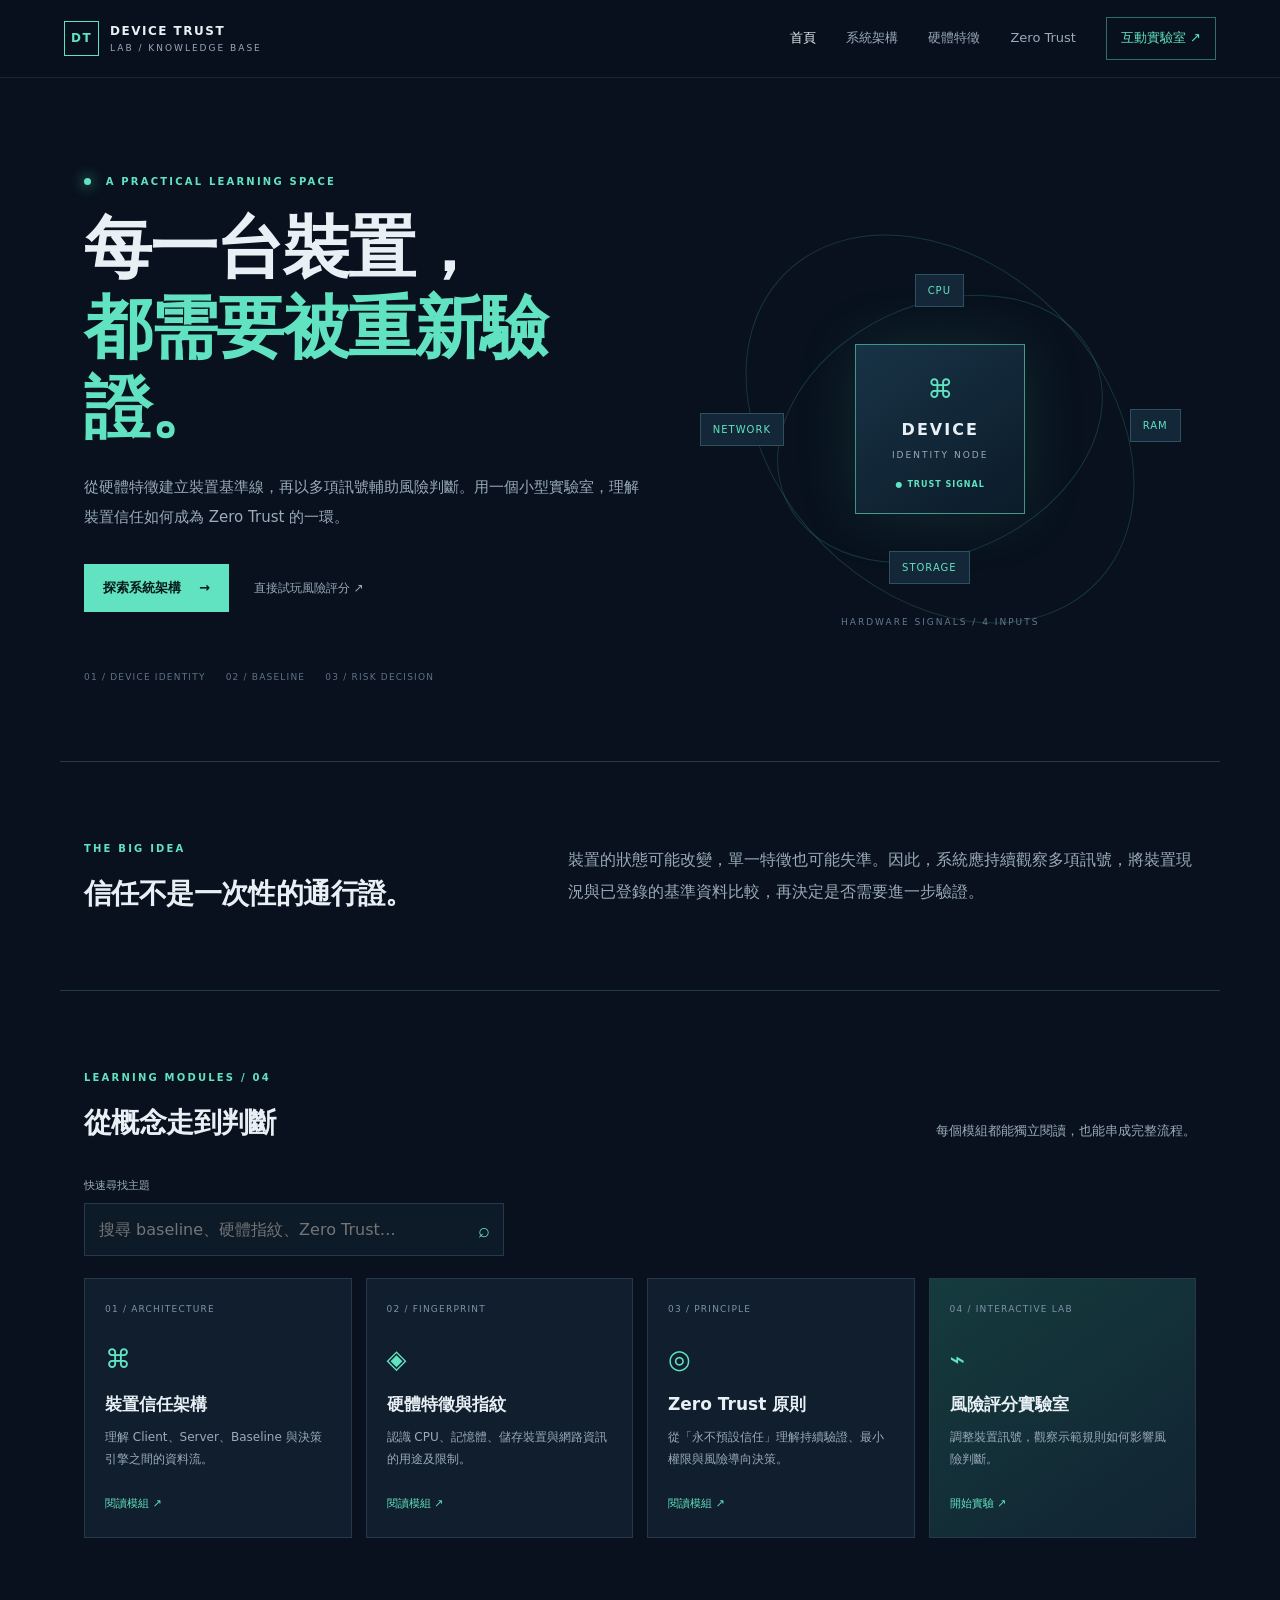
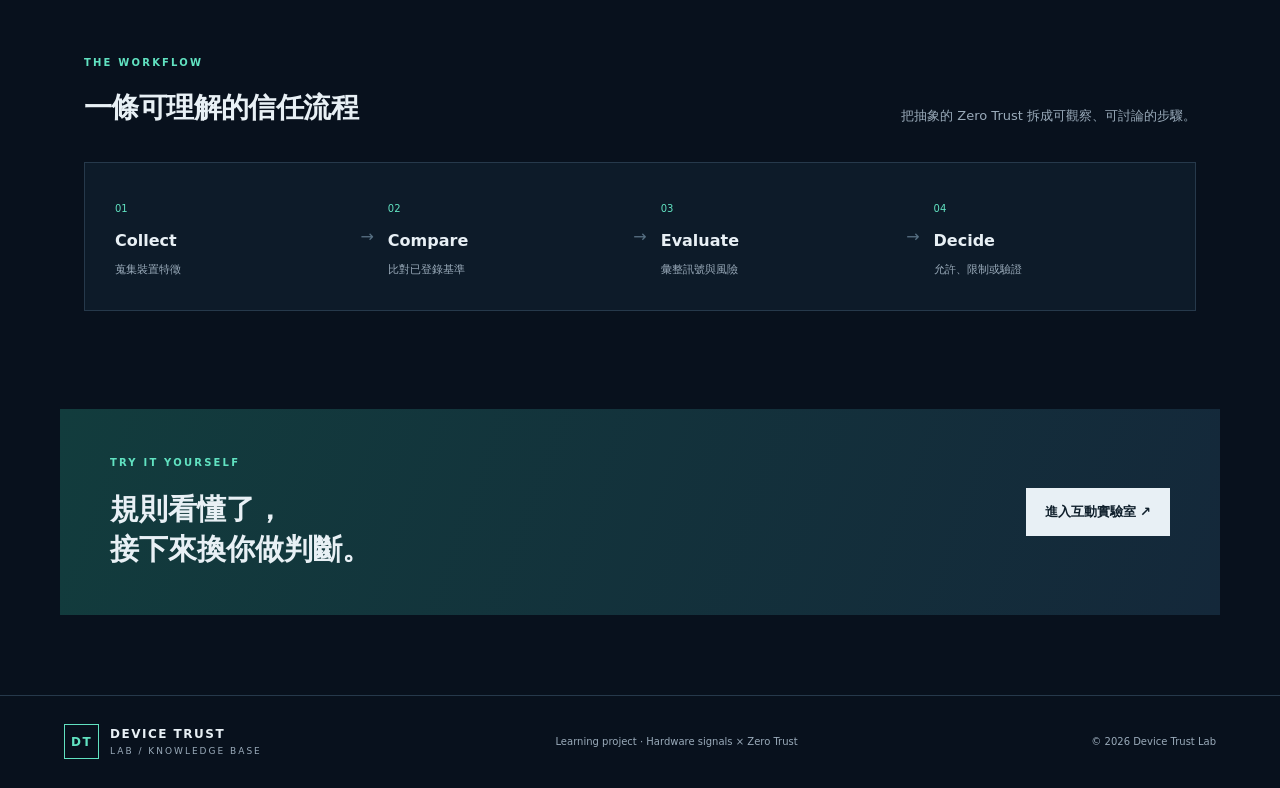
<file: index.html>
<!DOCTYPE html>
<html lang="zh-Hant">
<head>
  <meta charset="UTF-8">
  <meta name="viewport" content="width=device-width, initial-scale=1.0">
  <meta name="description" content="Device Trust Lab：從硬體特徵、裝置基準線到 Zero Trust 的互動式學習網站。">
  <title>Device Trust Lab｜硬體裝置信任實驗室</title>
  <link rel="stylesheet" href="assets/css/style.css">
  <script src="assets/js/app.js" defer></script>
</head>
<body>
  <header class="site-header">
    <a class="brand" href="index.html"><span class="brand-mark">DT</span><span>DEVICE TRUST <small>LAB / KNOWLEDGE BASE</small></span></a>
    <button class="menu-toggle" aria-label="切換導覽選單" aria-expanded="false">☰</button>
    <nav class="main-nav" aria-label="主要導覽">
      <a class="active" href="index.html">首頁</a>
      <a href="pages/architecture.html">系統架構</a>
      <a href="pages/fingerprinting.html">硬體特徵</a>
      <a href="pages/zero-trust.html">Zero Trust</a>
      <a href="pages/risk-lab.html" class="nav-cta">互動實驗室 ↗</a>
    </nav>
  </header>

  <main>
    <section class="hero">
      <div class="hero-copy">
        <p class="eyebrow"><span class="pulse"></span> A PRACTICAL LEARNING SPACE</p>
        <h1>每一台裝置，<br><em>都需要被重新驗證。</em></h1>
        <p class="hero-lead">從硬體特徵建立裝置基準線，再以多項訊號輔助風險判斷。用一個小型實驗室，理解裝置信任如何成為 Zero Trust 的一環。</p>
        <div class="hero-actions">
          <a class="button button-primary" href="pages/architecture.html">探索系統架構 <span>→</span></a>
          <a class="text-link" href="pages/risk-lab.html">直接試玩風險評分 ↗</a>
        </div>
        <div class="hero-meta"><span>01 / DEVICE IDENTITY</span><span>02 / BASELINE</span><span>03 / RISK DECISION</span></div>
      </div>
      <div class="hero-visual" aria-label="裝置信任概念示意圖">
        <div class="orbit orbit-one"></div><div class="orbit orbit-two"></div>
        <div class="core-chip"><span class="chip-icon">⌘</span><strong>DEVICE</strong><small>IDENTITY NODE</small><b>● TRUST SIGNAL</b></div>
        <span class="node node-a">CPU</span><span class="node node-b">RAM</span><span class="node node-c">STORAGE</span><span class="node node-d">NETWORK</span>
        <div class="visual-caption">HARDWARE SIGNALS / 4 INPUTS</div>
      </div>
    </section>

    <section class="section intro-strip">
      <div><p class="eyebrow">THE BIG IDEA</p><h2>信任不是一次性的通行證。</h2></div>
      <p>裝置的狀態可能改變，單一特徵也可能失準。因此，系統應持續觀察多項訊號，將裝置現況與已登錄的基準資料比較，再決定是否需要進一步驗證。</p>
    </section>

    <section class="section">
      <div class="section-heading"><div><p class="eyebrow">LEARNING MODULES / 04</p><h2>從概念走到判斷</h2></div><p>每個模組都能獨立閱讀，也能串成完整流程。</p></div>
      <div class="search-wrap"><label for="module-search">快速尋找主題</label><input id="module-search" type="search" placeholder="搜尋 baseline、硬體指紋、Zero Trust…"><span class="search-hint">⌕</span></div>
      <div class="module-grid" id="module-grid">
        <a class="module-card" data-search="architecture 系統架構 資料流程 client server baseline" href="pages/architecture.html"><span class="card-index">01 / ARCHITECTURE</span><span class="card-icon">⌘</span><h3>裝置信任架構</h3><p>理解 Client、Server、Baseline 與決策引擎之間的資料流。</p><span class="card-link">閱讀模組 ↗</span></a>
        <a class="module-card" data-search="fingerprinting 硬體特徵 指紋 cpu ram storage network" href="pages/fingerprinting.html"><span class="card-index">02 / FINGERPRINT</span><span class="card-icon">◈</span><h3>硬體特徵與指紋</h3><p>認識 CPU、記憶體、儲存裝置與網路資訊的用途及限制。</p><span class="card-link">閱讀模組 ↗</span></a>
        <a class="module-card" data-search="zero trust 零信任 verify least privilege continuous" href="pages/zero-trust.html"><span class="card-index">03 / PRINCIPLE</span><span class="card-icon">◎</span><h3>Zero Trust 原則</h3><p>從「永不預設信任」理解持續驗證、最小權限與風險導向決策。</p><span class="card-link">閱讀模組 ↗</span></a>
        <a class="module-card featured-card" data-search="risk lab score scoring decision engine 評分 風險" href="pages/risk-lab.html"><span class="card-index">04 / INTERACTIVE LAB</span><span class="card-icon">⌁</span><h3>風險評分實驗室</h3><p>調整裝置訊號，觀察示範規則如何影響風險判斷。</p><span class="card-link">開始實驗 ↗</span></a>
      </div>
      <p class="no-results" id="no-results" hidden>找不到符合的主題，試試其他關鍵字。</p>
    </section>

    <section class="section workflow-section">
      <div class="section-heading"><div><p class="eyebrow">THE WORKFLOW</p><h2>一條可理解的信任流程</h2></div><p>把抽象的 Zero Trust 拆成可觀察、可討論的步驟。</p></div>
      <div class="workflow">
        <div class="workflow-step"><span>01</span><strong>Collect</strong><p>蒐集裝置特徵</p></div><i>→</i>
        <div class="workflow-step"><span>02</span><strong>Compare</strong><p>比對已登錄基準</p></div><i>→</i>
        <div class="workflow-step"><span>03</span><strong>Evaluate</strong><p>彙整訊號與風險</p></div><i>→</i>
        <div class="workflow-step"><span>04</span><strong>Decide</strong><p>允許、限制或驗證</p></div>
      </div>
    </section>

    <section class="closing-banner"><div><p class="eyebrow">TRY IT YOURSELF</p><h2>規則看懂了，<br>接下來換你做判斷。</h2></div><a class="button button-light" href="pages/risk-lab.html">進入互動實驗室 ↗</a></section>
  </main>

  <footer class="site-footer"><a class="brand" href="index.html"><span class="brand-mark">DT</span><span>DEVICE TRUST <small>LAB / KNOWLEDGE BASE</small></span></a><p>Learning project · Hardware signals × Zero Trust</p><span>© 2026 Device Trust Lab</span></footer>
</body>
</html>
</file>
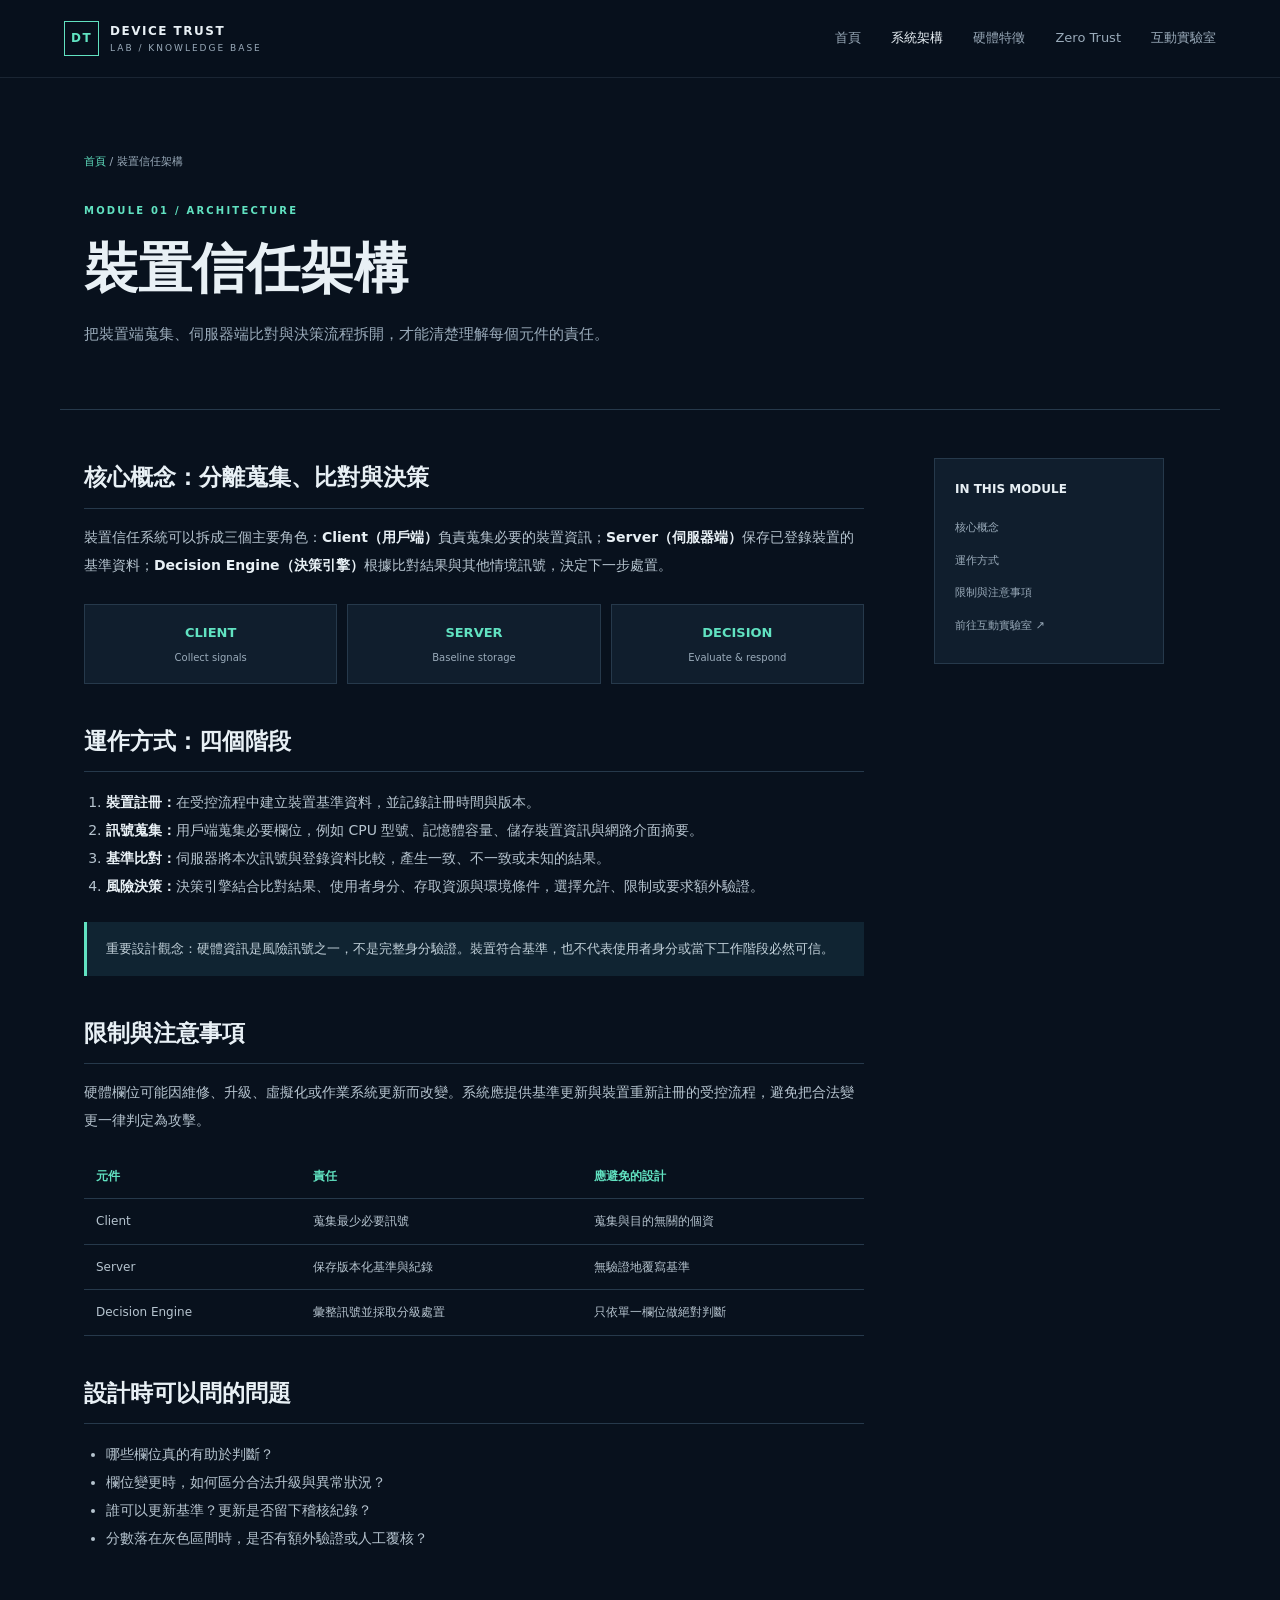
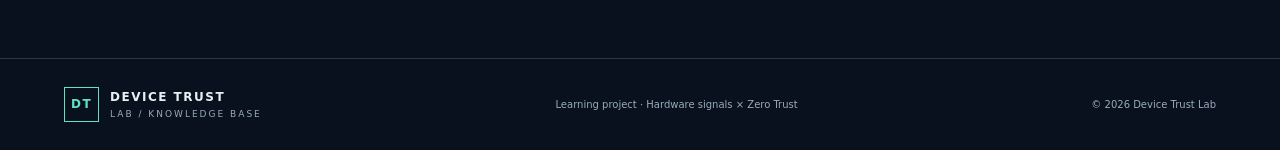
<file: pages/architecture.html>
<!DOCTYPE html>
<html lang="zh-Hant">
<head><meta charset="UTF-8"><meta name="viewport" content="width=device-width, initial-scale=1.0"><meta name="description" content="裝置信任架構｜Device Trust Lab"><title>裝置信任架構｜Device Trust Lab</title><link rel="stylesheet" href="../assets/css/style.css"><script src="../assets/js/app.js" defer></script></head>
<body>
<header class="site-header"><a class="brand" href="../index.html"><span class="brand-mark">DT</span><span>DEVICE TRUST <small>LAB / KNOWLEDGE BASE</small></span></a><button class="menu-toggle" aria-label="切換導覽選單" aria-expanded="false">☰</button><nav class="main-nav" aria-label="主要導覽"><a class="" href="../index.html">首頁</a><a class="active" href="architecture.html">系統架構</a><a class="" href="fingerprinting.html">硬體特徵</a><a class="" href="zero-trust.html">Zero Trust</a><a class="" href="risk-lab.html">互動實驗室</a></nav></header>
<main><section class="page-hero"><div class="breadcrumb"><a href="../index.html">首頁</a> / 裝置信任架構</div><p class="eyebrow">MODULE 01 / ARCHITECTURE</p><h1>裝置信任架構</h1><p class="lead">把裝置端蒐集、伺服器端比對與決策流程拆開，才能清楚理解每個元件的責任。</p></section>
<section class="page-content"><article class="article"><h2 id="concept">核心概念：分離蒐集、比對與決策</h2>
<p>裝置信任系統可以拆成三個主要角色：<strong>Client（用戶端）</strong>負責蒐集必要的裝置資訊；<strong>Server（伺服器端）</strong>保存已登錄裝置的基準資料；<strong>Decision Engine（決策引擎）</strong>根據比對結果與其他情境訊號，決定下一步處置。</p>
<div class="diagram"><div><b>CLIENT</b><span>Collect signals</span></div><div><b>SERVER</b><span>Baseline storage</span></div><div><b>DECISION</b><span>Evaluate & respond</span></div></div>
<h2 id="workflow">運作方式：四個階段</h2>
<ol><li><strong>裝置註冊：</strong>在受控流程中建立裝置基準資料，並記錄註冊時間與版本。</li><li><strong>訊號蒐集：</strong>用戶端蒐集必要欄位，例如 CPU 型號、記憶體容量、儲存裝置資訊與網路介面摘要。</li><li><strong>基準比對：</strong>伺服器將本次訊號與登錄資料比較，產生一致、不一致或未知的結果。</li><li><strong>風險決策：</strong>決策引擎結合比對結果、使用者身分、存取資源與環境條件，選擇允許、限制或要求額外驗證。</li></ol>
<div class="callout">重要設計觀念：硬體資訊是風險訊號之一，不是完整身分驗證。裝置符合基準，也不代表使用者身分或當下工作階段必然可信。</div>
<h2 id="limitations">限制與注意事項</h2>
<p>硬體欄位可能因維修、升級、虛擬化或作業系統更新而改變。系統應提供基準更新與裝置重新註冊的受控流程，避免把合法變更一律判定為攻擊。</p>
<table class="data-table"><thead><tr><th>元件</th><th>責任</th><th>應避免的設計</th></tr></thead><tbody><tr><td>Client</td><td>蒐集最少必要訊號</td><td>蒐集與目的無關的個資</td></tr><tr><td>Server</td><td>保存版本化基準與紀錄</td><td>無驗證地覆寫基準</td></tr><tr><td>Decision Engine</td><td>彙整訊號並採取分級處置</td><td>只依單一欄位做絕對判斷</td></tr></tbody></table>
<h2>設計時可以問的問題</h2><ul><li>哪些欄位真的有助於判斷？</li><li>欄位變更時，如何區分合法升級與異常狀況？</li><li>誰可以更新基準？更新是否留下稽核紀錄？</li><li>分數落在灰色區間時，是否有額外驗證或人工覆核？</li></ul></article><aside class="side-note"><h3>IN THIS MODULE</h3><a href="#concept">核心概念</a><a href="#workflow">運作方式</a><a href="#limitations">限制與注意事項</a><a href="../pages/risk-lab.html">前往互動實驗室 ↗</a></aside></section></main>
<footer class="site-footer"><a class="brand" href="../index.html"><span class="brand-mark">DT</span><span>DEVICE TRUST <small>LAB / KNOWLEDGE BASE</small></span></a><p>Learning project · Hardware signals × Zero Trust</p><span>© 2026 Device Trust Lab</span></footer>
</body></html>
</file>
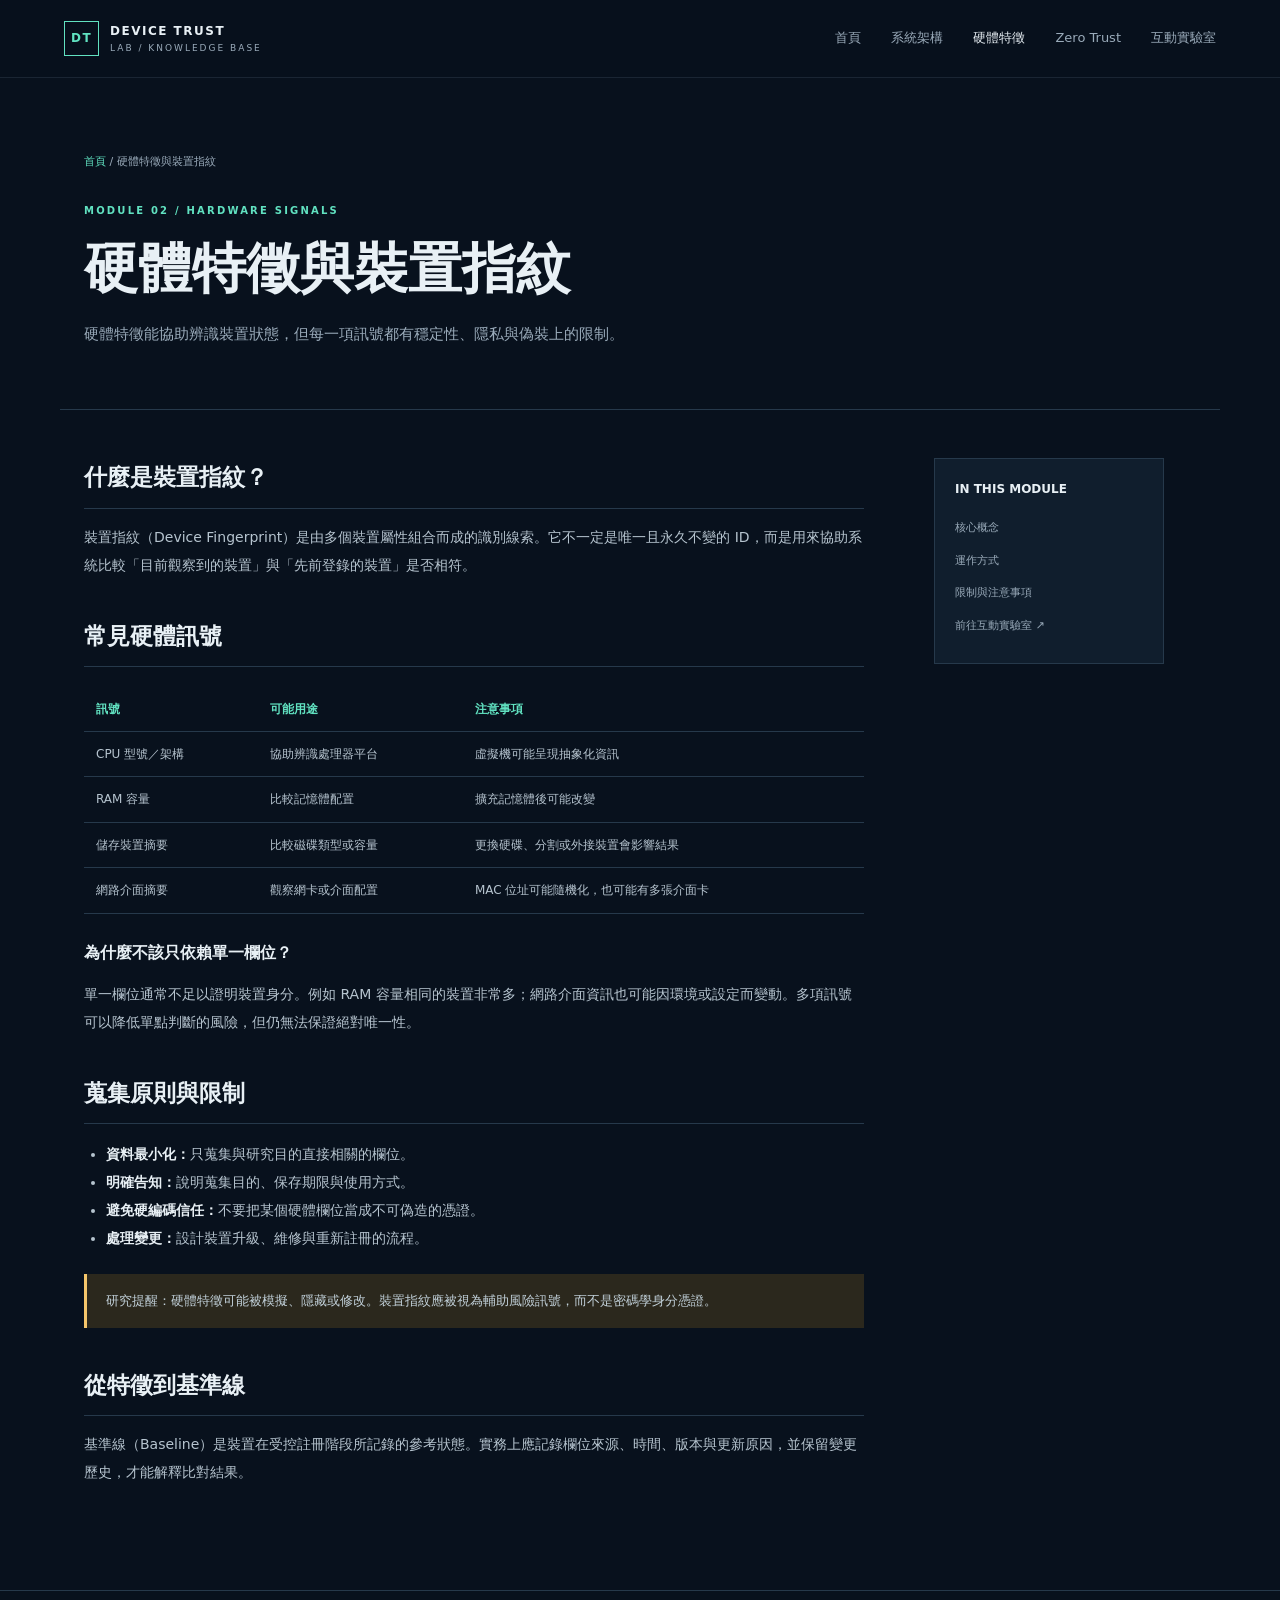
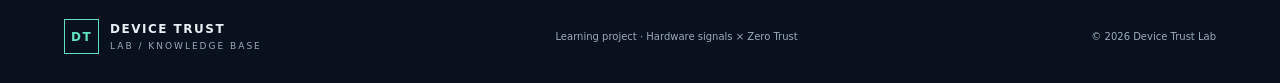
<file: pages/fingerprinting.html>
<!DOCTYPE html>
<html lang="zh-Hant">
<head><meta charset="UTF-8"><meta name="viewport" content="width=device-width, initial-scale=1.0"><meta name="description" content="硬體特徵與裝置指紋｜Device Trust Lab"><title>硬體特徵與裝置指紋｜Device Trust Lab</title><link rel="stylesheet" href="../assets/css/style.css"><script src="../assets/js/app.js" defer></script></head>
<body>
<header class="site-header"><a class="brand" href="../index.html"><span class="brand-mark">DT</span><span>DEVICE TRUST <small>LAB / KNOWLEDGE BASE</small></span></a><button class="menu-toggle" aria-label="切換導覽選單" aria-expanded="false">☰</button><nav class="main-nav" aria-label="主要導覽"><a class="" href="../index.html">首頁</a><a class="" href="architecture.html">系統架構</a><a class="active" href="fingerprinting.html">硬體特徵</a><a class="" href="zero-trust.html">Zero Trust</a><a class="" href="risk-lab.html">互動實驗室</a></nav></header>
<main><section class="page-hero"><div class="breadcrumb"><a href="../index.html">首頁</a> / 硬體特徵與裝置指紋</div><p class="eyebrow">MODULE 02 / HARDWARE SIGNALS</p><h1>硬體特徵與裝置指紋</h1><p class="lead">硬體特徵能協助辨識裝置狀態，但每一項訊號都有穩定性、隱私與偽裝上的限制。</p></section>
<section class="page-content"><article class="article"><h2 id="concept">什麼是裝置指紋？</h2>
<p>裝置指紋（Device Fingerprint）是由多個裝置屬性組合而成的識別線索。它不一定是唯一且永久不變的 ID，而是用來協助系統比較「目前觀察到的裝置」與「先前登錄的裝置」是否相符。</p>
<h2 id="workflow">常見硬體訊號</h2>
<table class="data-table"><thead><tr><th>訊號</th><th>可能用途</th><th>注意事項</th></tr></thead><tbody><tr><td>CPU 型號／架構</td><td>協助辨識處理器平台</td><td>虛擬機可能呈現抽象化資訊</td></tr><tr><td>RAM 容量</td><td>比較記憶體配置</td><td>擴充記憶體後可能改變</td></tr><tr><td>儲存裝置摘要</td><td>比較磁碟類型或容量</td><td>更換硬碟、分割或外接裝置會影響結果</td></tr><tr><td>網路介面摘要</td><td>觀察網卡或介面配置</td><td>MAC 位址可能隨機化，也可能有多張介面卡</td></tr></tbody></table>
<h3>為什麼不該只依賴單一欄位？</h3><p>單一欄位通常不足以證明裝置身分。例如 RAM 容量相同的裝置非常多；網路介面資訊也可能因環境或設定而變動。多項訊號可以降低單點判斷的風險，但仍無法保證絕對唯一性。</p>
<h2 id="limitations">蒐集原則與限制</h2>
<ul><li><strong>資料最小化：</strong>只蒐集與研究目的直接相關的欄位。</li><li><strong>明確告知：</strong>說明蒐集目的、保存期限與使用方式。</li><li><strong>避免硬編碼信任：</strong>不要把某個硬體欄位當成不可偽造的憑證。</li><li><strong>處理變更：</strong>設計裝置升級、維修與重新註冊的流程。</li></ul>
<div class="callout warning">研究提醒：硬體特徵可能被模擬、隱藏或修改。裝置指紋應被視為輔助風險訊號，而不是密碼學身分憑證。</div>
<h2>從特徵到基準線</h2><p>基準線（Baseline）是裝置在受控註冊階段所記錄的參考狀態。實務上應記錄欄位來源、時間、版本與更新原因，並保留變更歷史，才能解釋比對結果。</p></article><aside class="side-note"><h3>IN THIS MODULE</h3><a href="#concept">核心概念</a><a href="#workflow">運作方式</a><a href="#limitations">限制與注意事項</a><a href="../pages/risk-lab.html">前往互動實驗室 ↗</a></aside></section></main>
<footer class="site-footer"><a class="brand" href="../index.html"><span class="brand-mark">DT</span><span>DEVICE TRUST <small>LAB / KNOWLEDGE BASE</small></span></a><p>Learning project · Hardware signals × Zero Trust</p><span>© 2026 Device Trust Lab</span></footer>
</body></html>
</file>
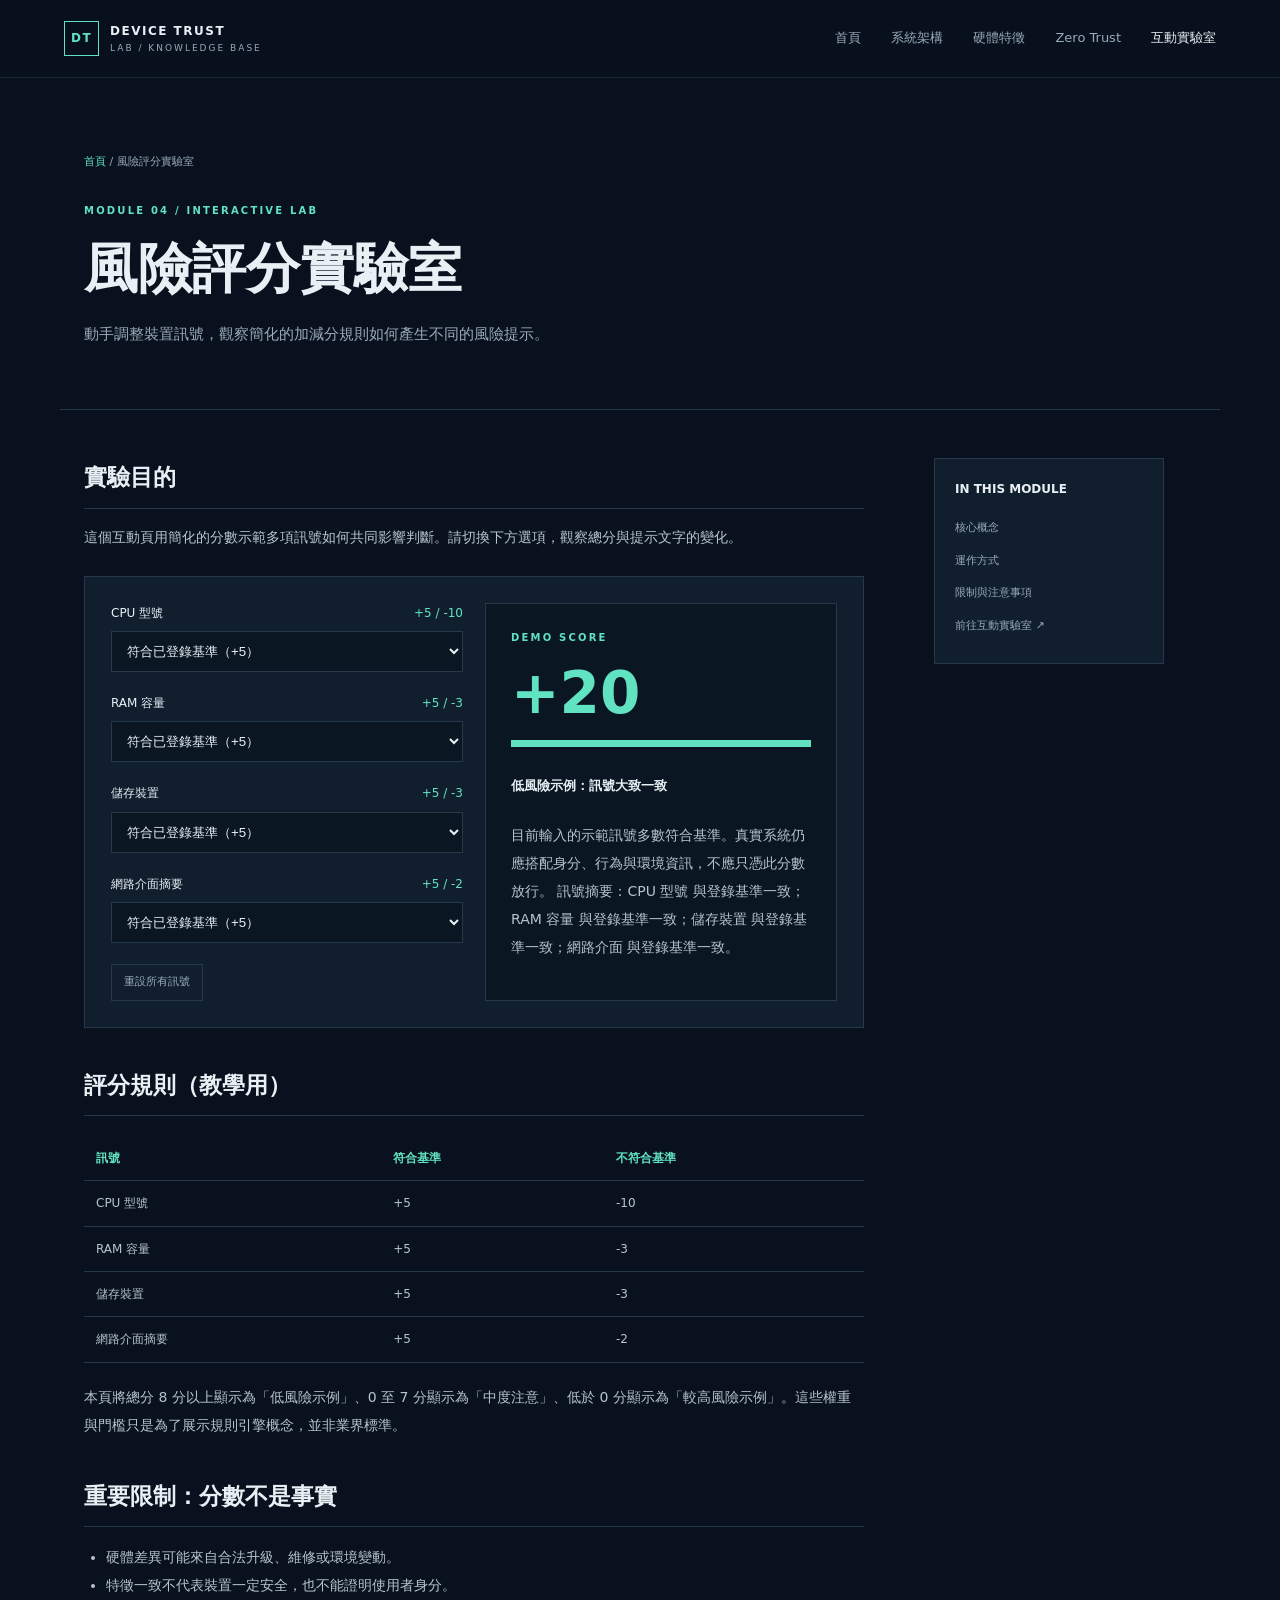
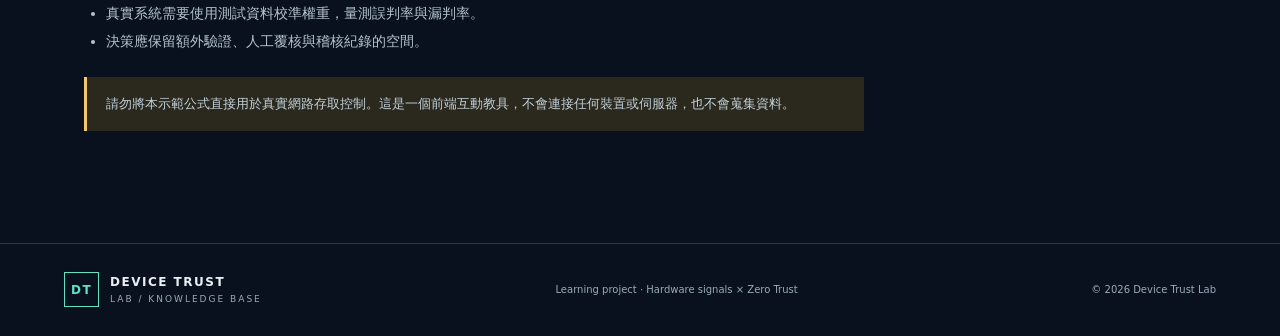
<file: pages/risk-lab.html>
<!DOCTYPE html>
<html lang="zh-Hant">
<head><meta charset="UTF-8"><meta name="viewport" content="width=device-width, initial-scale=1.0"><meta name="description" content="風險評分實驗室｜Device Trust Lab"><title>風險評分實驗室｜Device Trust Lab</title><link rel="stylesheet" href="../assets/css/style.css"><script src="../assets/js/app.js" defer></script></head>
<body>
<header class="site-header"><a class="brand" href="../index.html"><span class="brand-mark">DT</span><span>DEVICE TRUST <small>LAB / KNOWLEDGE BASE</small></span></a><button class="menu-toggle" aria-label="切換導覽選單" aria-expanded="false">☰</button><nav class="main-nav" aria-label="主要導覽"><a class="" href="../index.html">首頁</a><a class="" href="architecture.html">系統架構</a><a class="" href="fingerprinting.html">硬體特徵</a><a class="" href="zero-trust.html">Zero Trust</a><a class="active" href="risk-lab.html">互動實驗室</a></nav></header>
<main><section class="page-hero"><div class="breadcrumb"><a href="../index.html">首頁</a> / 風險評分實驗室</div><p class="eyebrow">MODULE 04 / INTERACTIVE LAB</p><h1>風險評分實驗室</h1><p class="lead">動手調整裝置訊號，觀察簡化的加減分規則如何產生不同的風險提示。</p></section>
<section class="page-content"><article class="article"><h2 id="concept">實驗目的</h2>
<p>這個互動頁用簡化的分數示範多項訊號如何共同影響判斷。請切換下方選項，觀察總分與提示文字的變化。</p>
<div class="lab-panel"><div class="lab-grid"><div>
<div class="control-row"><label for="cpu-signal">CPU 型號 <output>+5 / -10</output></label><select id="cpu-signal" data-signal data-name="CPU 型號"><option value="5">符合已登錄基準（+5）</option><option value="-10">與基準不同（-10）</option></select></div>
<div class="control-row"><label for="ram-signal">RAM 容量 <output>+5 / -3</output></label><select id="ram-signal" data-signal data-name="RAM 容量"><option value="5">符合已登錄基準（+5）</option><option value="-3">與基準不同（-3）</option></select></div>
<div class="control-row"><label for="storage-signal">儲存裝置 <output>+5 / -3</output></label><select id="storage-signal" data-signal data-name="儲存裝置"><option value="5">符合已登錄基準（+5）</option><option value="-3">與基準不同（-3）</option></select></div>
<div class="control-row"><label for="network-signal">網路介面摘要 <output>+5 / -2</output></label><select id="network-signal" data-signal data-name="網路介面"><option value="5">符合已登錄基準（+5）</option><option value="-2">與基準不同（-2）</option></select></div>
<button class="reset-button" id="reset-lab" type="button">重設所有訊號</button>
</div><div class="result-panel"><span class="eyebrow">DEMO SCORE</span><div class="score" id="score-value">+20</div><div class="score-bar"><span id="score-bar-fill"></span></div><strong class="result-label" id="risk-label">低風險示例：訊號大致一致</strong><p class="result-detail" id="risk-detail" aria-live="polite">目前輸入的示範訊號多數符合基準。</p></div></div></div>
<h2 id="workflow">評分規則（教學用）</h2>
<table class="data-table"><thead><tr><th>訊號</th><th>符合基準</th><th>不符合基準</th></tr></thead><tbody><tr><td>CPU 型號</td><td>+5</td><td>-10</td></tr><tr><td>RAM 容量</td><td>+5</td><td>-3</td></tr><tr><td>儲存裝置</td><td>+5</td><td>-3</td></tr><tr><td>網路介面摘要</td><td>+5</td><td>-2</td></tr></tbody></table>
<p>本頁將總分 8 分以上顯示為「低風險示例」、0 至 7 分顯示為「中度注意」、低於 0 分顯示為「較高風險示例」。這些權重與門檻只是為了展示規則引擎概念，並非業界標準。</p>
<h2 id="limitations">重要限制：分數不是事實</h2>
<ul><li>硬體差異可能來自合法升級、維修或環境變動。</li><li>特徵一致不代表裝置一定安全，也不能證明使用者身分。</li><li>真實系統需要使用測試資料校準權重，量測誤判率與漏判率。</li><li>決策應保留額外驗證、人工覆核與稽核紀錄的空間。</li></ul>
<div class="callout warning">請勿將本示範公式直接用於真實網路存取控制。這是一個前端互動教具，不會連接任何裝置或伺服器，也不會蒐集資料。</div></article><aside class="side-note"><h3>IN THIS MODULE</h3><a href="#concept">核心概念</a><a href="#workflow">運作方式</a><a href="#limitations">限制與注意事項</a><a href="../pages/risk-lab.html">前往互動實驗室 ↗</a></aside></section></main>
<footer class="site-footer"><a class="brand" href="../index.html"><span class="brand-mark">DT</span><span>DEVICE TRUST <small>LAB / KNOWLEDGE BASE</small></span></a><p>Learning project · Hardware signals × Zero Trust</p><span>© 2026 Device Trust Lab</span></footer>
</body></html>
</file>
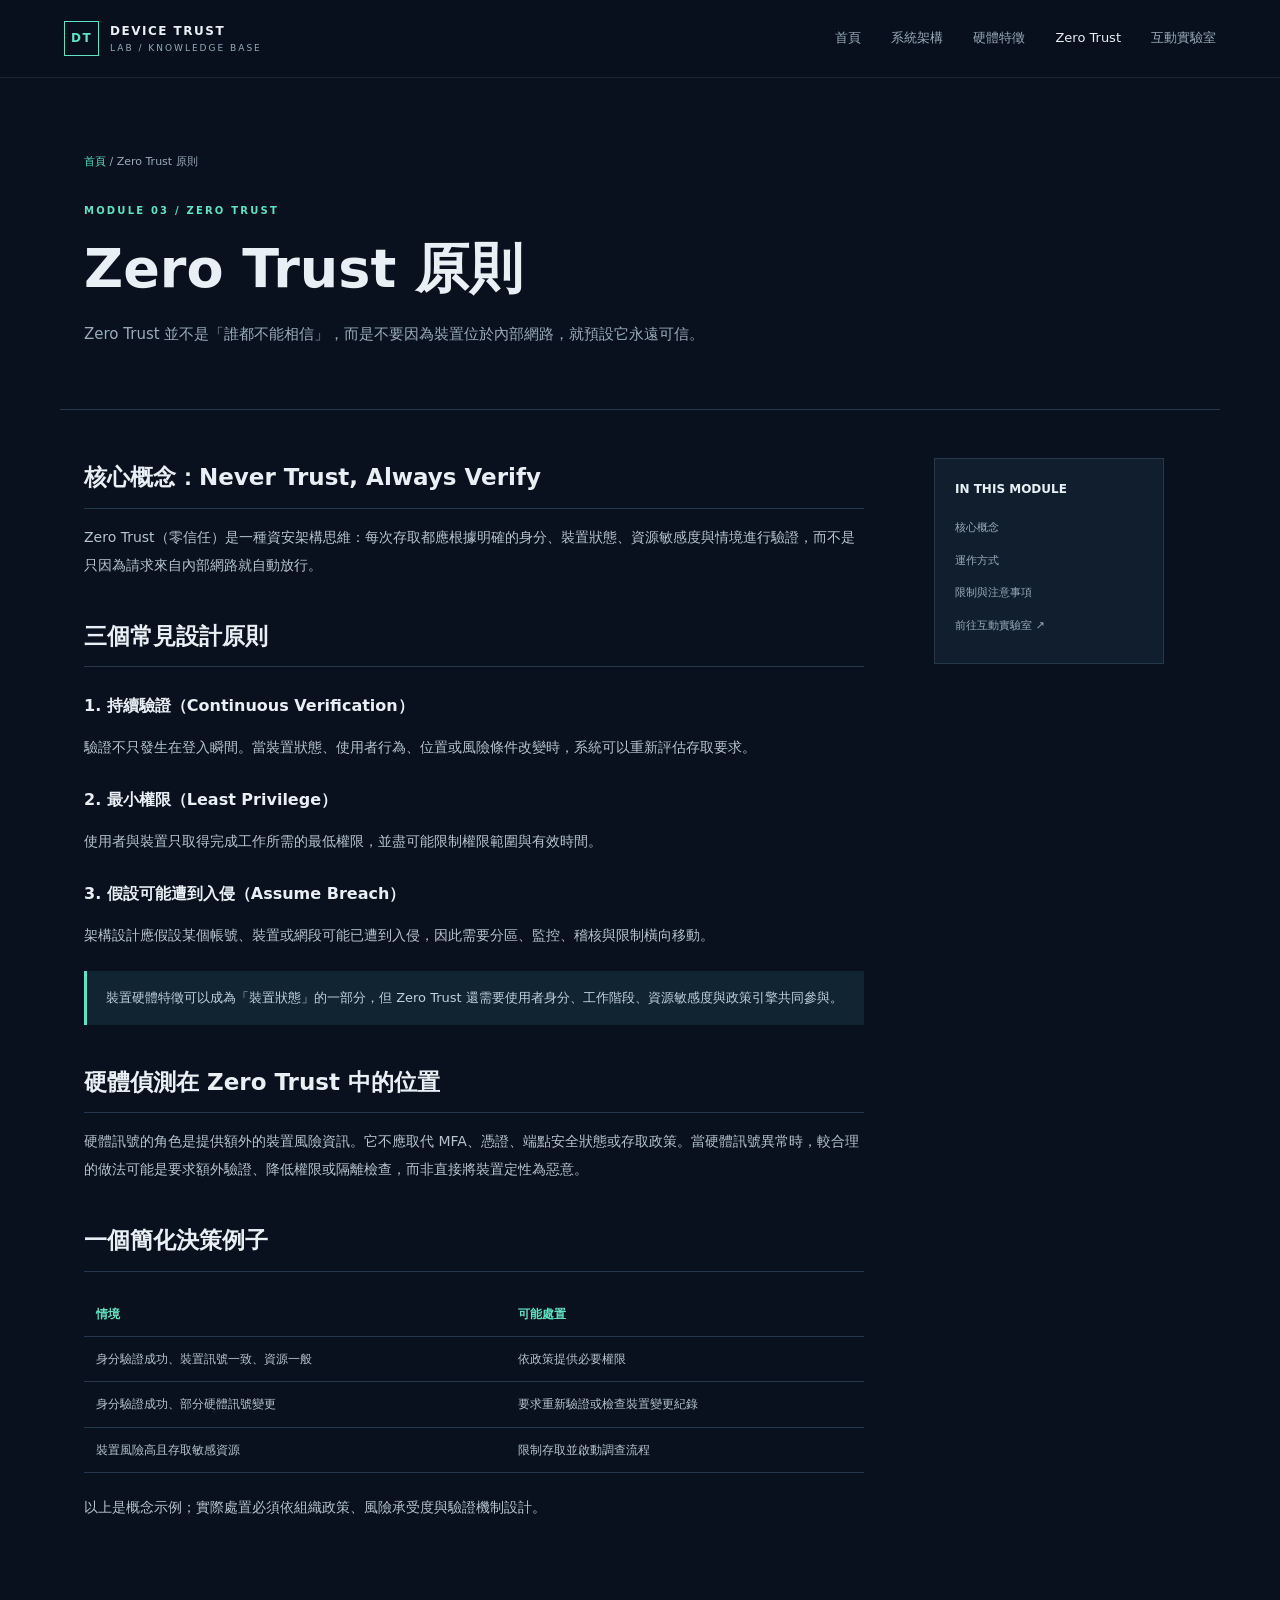
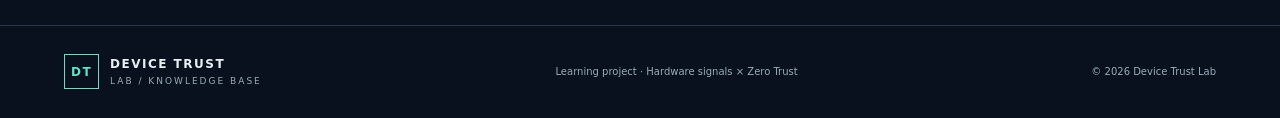
<file: pages/zero-trust.html>
<!DOCTYPE html>
<html lang="zh-Hant">
<head><meta charset="UTF-8"><meta name="viewport" content="width=device-width, initial-scale=1.0"><meta name="description" content="Zero Trust 原則｜Device Trust Lab"><title>Zero Trust 原則｜Device Trust Lab</title><link rel="stylesheet" href="../assets/css/style.css"><script src="../assets/js/app.js" defer></script></head>
<body>
<header class="site-header"><a class="brand" href="../index.html"><span class="brand-mark">DT</span><span>DEVICE TRUST <small>LAB / KNOWLEDGE BASE</small></span></a><button class="menu-toggle" aria-label="切換導覽選單" aria-expanded="false">☰</button><nav class="main-nav" aria-label="主要導覽"><a class="" href="../index.html">首頁</a><a class="" href="architecture.html">系統架構</a><a class="" href="fingerprinting.html">硬體特徵</a><a class="active" href="zero-trust.html">Zero Trust</a><a class="" href="risk-lab.html">互動實驗室</a></nav></header>
<main><section class="page-hero"><div class="breadcrumb"><a href="../index.html">首頁</a> / Zero Trust 原則</div><p class="eyebrow">MODULE 03 / ZERO TRUST</p><h1>Zero Trust 原則</h1><p class="lead">Zero Trust 並不是「誰都不能相信」，而是不要因為裝置位於內部網路，就預設它永遠可信。</p></section>
<section class="page-content"><article class="article"><h2 id="concept">核心概念：Never Trust, Always Verify</h2>
<p>Zero Trust（零信任）是一種資安架構思維：每次存取都應根據明確的身分、裝置狀態、資源敏感度與情境進行驗證，而不是只因為請求來自內部網路就自動放行。</p>
<h2 id="workflow">三個常見設計原則</h2>
<h3>1. 持續驗證（Continuous Verification）</h3><p>驗證不只發生在登入瞬間。當裝置狀態、使用者行為、位置或風險條件改變時，系統可以重新評估存取要求。</p>
<h3>2. 最小權限（Least Privilege）</h3><p>使用者與裝置只取得完成工作所需的最低權限，並盡可能限制權限範圍與有效時間。</p>
<h3>3. 假設可能遭到入侵（Assume Breach）</h3><p>架構設計應假設某個帳號、裝置或網段可能已遭到入侵，因此需要分區、監控、稽核與限制橫向移動。</p>
<div class="callout">裝置硬體特徵可以成為「裝置狀態」的一部分，但 Zero Trust 還需要使用者身分、工作階段、資源敏感度與政策引擎共同參與。</div>
<h2 id="limitations">硬體偵測在 Zero Trust 中的位置</h2>
<p>硬體訊號的角色是提供額外的裝置風險資訊。它不應取代 MFA、憑證、端點安全狀態或存取政策。當硬體訊號異常時，較合理的做法可能是要求額外驗證、降低權限或隔離檢查，而非直接將裝置定性為惡意。</p>
<h2>一個簡化決策例子</h2>
<table class="data-table"><thead><tr><th>情境</th><th>可能處置</th></tr></thead><tbody><tr><td>身分驗證成功、裝置訊號一致、資源一般</td><td>依政策提供必要權限</td></tr><tr><td>身分驗證成功、部分硬體訊號變更</td><td>要求重新驗證或檢查裝置變更紀錄</td></tr><tr><td>裝置風險高且存取敏感資源</td><td>限制存取並啟動調查流程</td></tr></tbody></table>
<p>以上是概念示例；實際處置必須依組織政策、風險承受度與驗證機制設計。</p></article><aside class="side-note"><h3>IN THIS MODULE</h3><a href="#concept">核心概念</a><a href="#workflow">運作方式</a><a href="#limitations">限制與注意事項</a><a href="../pages/risk-lab.html">前往互動實驗室 ↗</a></aside></section></main>
<footer class="site-footer"><a class="brand" href="../index.html"><span class="brand-mark">DT</span><span>DEVICE TRUST <small>LAB / KNOWLEDGE BASE</small></span></a><p>Learning project · Hardware signals × Zero Trust</p><span>© 2026 Device Trust Lab</span></footer>
</body></html>
</file>
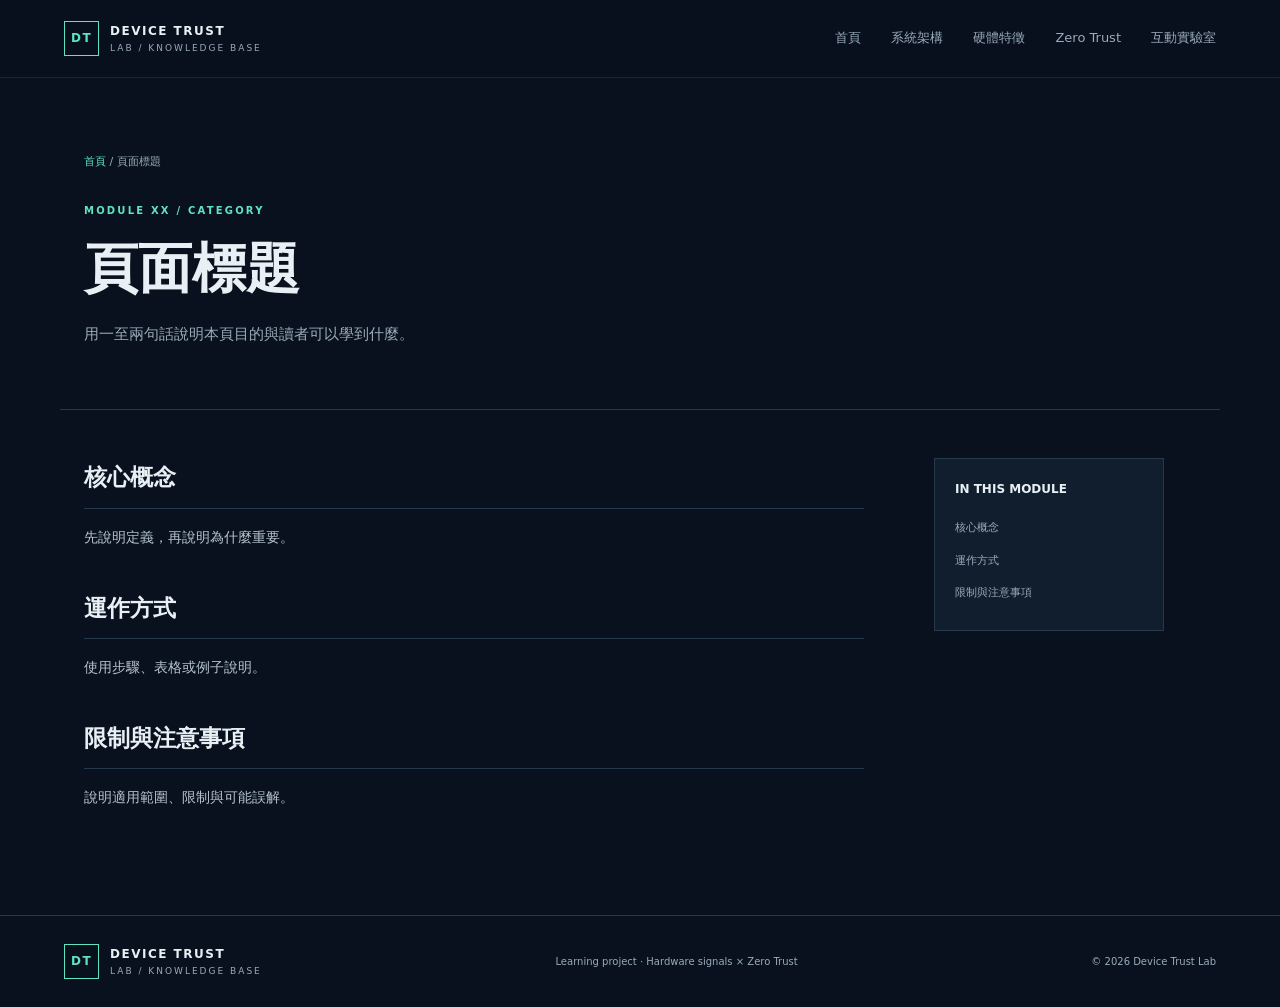
<file: templates/page-template.html>
<!--
新增知識頁面時：
1. 複製此檔到 pages/<topic-name>.html
2. 將 CSS/JS 路徑維持為 ../assets/...
3. 保留共用 header、nav、page-hero、page-content、footer 結構
4. 更新 index.html 卡片與 AGENTS.md 資訊架構表
-->
<!DOCTYPE html>
<html lang="zh-Hant">
<head>
  <meta charset="UTF-8">
  <meta name="viewport" content="width=device-width, initial-scale=1.0">
  <meta name="description" content="請填入本頁摘要。">
  <title>頁面標題｜Device Trust Lab</title>
  <link rel="stylesheet" href="../assets/css/style.css">
  <script src="../assets/js/app.js" defer></script>
</head>
<body>
  <header class="site-header">
    <a class="brand" href="../index.html"><span class="brand-mark">DT</span><span>DEVICE TRUST <small>LAB / KNOWLEDGE BASE</small></span></a>
    <button class="menu-toggle" aria-label="切換導覽選單" aria-expanded="false">☰</button>
    <nav class="main-nav" aria-label="主要導覽">
      <a href="../index.html">首頁</a>
      <a href="architecture.html">系統架構</a>
      <a href="fingerprinting.html">硬體特徵</a>
      <a href="zero-trust.html">Zero Trust</a>
      <a href="risk-lab.html">互動實驗室</a>
    </nav>
  </header>
  <main>
    <section class="page-hero">
      <div class="breadcrumb"><a href="../index.html">首頁</a> / 頁面標題</div>
      <p class="eyebrow">MODULE XX / CATEGORY</p>
      <h1>頁面標題</h1>
      <p class="lead">用一至兩句話說明本頁目的與讀者可以學到什麼。</p>
    </section>
    <section class="page-content">
      <article class="article">
        <h2 id="concept">核心概念</h2>
        <p>先說明定義，再說明為什麼重要。</p>
        <h2 id="workflow">運作方式</h2>
        <p>使用步驟、表格或例子說明。</p>
        <h2 id="limitations">限制與注意事項</h2>
        <p>說明適用範圍、限制與可能誤解。</p>
      </article>
      <aside class="side-note">
        <h3>IN THIS MODULE</h3>
        <a href="#concept">核心概念</a>
        <a href="#workflow">運作方式</a>
        <a href="#limitations">限制與注意事項</a>
      </aside>
    </section>
  </main>
  <footer class="site-footer">
    <a class="brand" href="../index.html"><span class="brand-mark">DT</span><span>DEVICE TRUST <small>LAB / KNOWLEDGE BASE</small></span></a>
    <p>Learning project · Hardware signals × Zero Trust</p>
    <span>© 2026 Device Trust Lab</span>
  </footer>
</body>
</html>
</file>
<file: assets/css/style.css>
:root{--bg:#08111d;--panel:#101e2d;--panel2:#142638;--line:#26394b;--text:#e8f0f5;--muted:#9aabba;--accent:#61e2c1;--accent2:#a4f4df;--warn:#f5c66b;--danger:#ff8c83;--max:1160px}
*{box-sizing:border-box}html{scroll-behavior:smooth}body{margin:0;background:var(--bg);color:var(--text);font-family:Inter,"Noto Sans TC","Microsoft JhengHei",system-ui,sans-serif;line-height:1.7}a{color:inherit;text-decoration:none}button,input{font:inherit}.site-header{height:78px;padding:0 max(5vw,24px);display:flex;align-items:center;justify-content:space-between;border-bottom:1px solid rgba(160,190,210,.12);position:sticky;top:0;background:rgba(8,17,29,.92);backdrop-filter:blur(16px);z-index:10}.brand{display:flex;align-items:center;gap:11px;font-size:12px;font-weight:800;letter-spacing:1.5px}.brand small{display:block;color:var(--muted);font-size:9px;letter-spacing:2px;font-weight:500}.brand-mark{width:35px;height:35px;display:grid;place-items:center;border:1px solid var(--accent);color:var(--accent);font-size:12px}.main-nav{display:flex;align-items:center;gap:30px;font-size:13px;color:var(--muted)}.main-nav a:hover,.main-nav a.active{color:var(--text)}.main-nav .nav-cta{color:var(--accent);border:1px solid rgba(97,226,193,.45);padding:9px 14px}.menu-toggle{display:none;background:none;color:var(--text);border:1px solid var(--line);padding:7px 10px}.hero{max-width:var(--max);margin:auto;min-height:610px;padding:95px 24px 75px;display:grid;grid-template-columns:1.05fr .95fr;align-items:center;gap:35px}.eyebrow{font-size:10px;letter-spacing:2.2px;color:var(--accent);font-weight:700;margin:0 0 18px}.pulse{display:inline-block;width:7px;height:7px;border-radius:50%;background:var(--accent);box-shadow:0 0 14px var(--accent);margin-right:9px}.hero h1{font-size:clamp(42px,5.3vw,68px);line-height:1.18;letter-spacing:-2px;margin:0 0 24px}.hero h1 em{font-style:normal;color:var(--accent)}.hero-lead{max-width:560px;color:var(--muted);font-size:15px;line-height:2}.hero-actions{display:flex;align-items:center;gap:25px;margin-top:32px}.button{display:inline-flex;align-items:center;gap:18px;padding:13px 19px;font-size:13px;font-weight:700;transition:.2s}.button-primary{background:var(--accent);color:#071a1a}.button-primary:hover{background:var(--accent2);transform:translateY(-2px)}.text-link{font-size:12px;color:var(--muted)}.text-link:hover{color:var(--accent)}.hero-meta{display:flex;gap:20px;margin-top:58px;color:#607386;font-size:9px;letter-spacing:1.2px}.hero-visual{height:410px;position:relative;display:grid;place-items:center;overflow:hidden}.orbit{position:absolute;border:1px solid rgba(97,226,193,.18);border-radius:50%;transform:rotate(-25deg)}.orbit-one{width:340px;height:250px}.orbit-two{width:440px;height:330px;transform:rotate(45deg)}.core-chip{width:170px;height:170px;border:1px solid rgba(97,226,193,.6);background:linear-gradient(145deg,#183346,#0b1b29);box-shadow:0 0 65px rgba(97,226,193,.12);display:flex;flex-direction:column;align-items:center;justify-content:center;gap:5px;z-index:2}.chip-icon{font-size:26px;color:var(--accent)}.core-chip strong{letter-spacing:2px}.core-chip small{font-size:9px;color:var(--muted);letter-spacing:2px}.core-chip b{font-size:8px;color:var(--accent);letter-spacing:1px;margin-top:10px}.node{position:absolute;padding:7px 12px;background:#142738;border:1px solid #2c5260;color:var(--accent);font-size:10px;letter-spacing:1px;z-index:3}.node-a{top:50px;left:45%}.node-b{right:3%;top:45%}.node-c{bottom:50px;left:40%}.node-d{left:3%;top:46%}.visual-caption{position:absolute;bottom:4px;color:#617b8e;font-size:9px;letter-spacing:2px}.section{max-width:var(--max);margin:0 auto;padding:78px 24px}.intro-strip{border-top:1px solid var(--line);border-bottom:1px solid var(--line);display:grid;grid-template-columns:.8fr 1.2fr;gap:65px;align-items:center}.intro-strip h2,.section-heading h2{font-size:28px;line-height:1.35;margin:0;letter-spacing:-.6px}.intro-strip>p{color:var(--muted);margin:0;line-height:2}.section-heading{display:flex;justify-content:space-between;align-items:end;gap:30px;margin-bottom:35px}.section-heading>p{max-width:340px;color:var(--muted);font-size:13px;margin:0}.search-wrap{position:relative;max-width:420px;margin-bottom:22px}.search-wrap label{display:block;color:var(--muted);font-size:11px;margin-bottom:7px}.search-wrap input{width:100%;background:#0d1a28;border:1px solid var(--line);color:var(--text);padding:12px 42px 12px 14px;outline:none}.search-wrap input:focus{border-color:var(--accent)}.search-hint{position:absolute;right:14px;bottom:9px;color:var(--accent);font-size:20px}.module-grid{display:grid;grid-template-columns:repeat(4,1fr);gap:14px}.module-card{position:relative;min-height:260px;padding:23px 20px;background:var(--panel);border:1px solid var(--line);transition:.2s;display:flex;flex-direction:column}.module-card:hover{border-color:var(--accent);transform:translateY(-4px)}.featured-card{background:linear-gradient(145deg,#153b3d,#112332)}.card-index{font-size:9px;color:#7f94a5;letter-spacing:1.2px}.card-icon{font-size:26px;color:var(--accent);margin:20px 0 9px}.module-card h3{font-size:17px;margin:0 0 8px}.module-card p{font-size:12px;color:var(--muted);line-height:1.8;margin:0 0 20px}.card-link{font-size:11px;color:var(--accent);margin-top:auto}.no-results{color:var(--muted);font-size:13px}.workflow-section{padding-top:38px}.workflow{display:grid;grid-template-columns:1fr auto 1fr auto 1fr auto 1fr;align-items:center;gap:14px;padding:30px;background:#0d1b29;border:1px solid var(--line)}.workflow-step span{font-size:10px;color:var(--accent)}.workflow-step strong{display:block;font-size:16px;margin:7px 0}.workflow-step p{font-size:11px;color:var(--muted);margin:0}.workflow>i{font-style:normal;color:#577083}.closing-banner{max-width:var(--max);margin:20px auto 80px;padding:45px 50px;background:linear-gradient(110deg,#123c3d,#14283a);display:flex;justify-content:space-between;align-items:center;gap:30px}.closing-banner h2{font-size:29px;line-height:1.4;margin:0}.button-light{background:var(--text);color:#10202c;white-space:nowrap}.site-footer{border-top:1px solid var(--line);padding:28px max(5vw,24px);display:flex;align-items:center;justify-content:space-between;color:var(--muted);font-size:10px}.site-footer p{margin:0}.page-hero{max-width:var(--max);margin:auto;padding:75px 24px 45px;border-bottom:1px solid var(--line)}.breadcrumb{font-size:11px;color:var(--muted);margin-bottom:30px}.breadcrumb a{color:var(--accent)}.page-hero h1{font-size:clamp(36px,5vw,54px);line-height:1.2;margin:0 0 18px}.page-hero .lead{max-width:760px;color:var(--muted);font-size:15px;line-height:2}.page-content{max-width:var(--max);margin:auto;padding:48px 24px 90px;display:grid;grid-template-columns:minmax(0,780px) 230px;gap:70px}.article h2{font-size:23px;margin:38px 0 12px;padding-bottom:10px;border-bottom:1px solid var(--line)}.article h2:first-child{margin-top:0}.article h3{font-size:16px;margin:25px 0 8px}.article p,.article li{color:#b6c4cf;font-size:14px;line-height:2}.article ul,.article ol{padding-left:22px}.article strong{color:var(--text)}.callout{border-left:3px solid var(--accent);background:#102432;padding:16px 19px;margin:22px 0;color:#c2d1da;font-size:13px}.callout.warning{border-color:var(--warn);background:#2b281d}.data-table{width:100%;border-collapse:collapse;margin:20px 0;font-size:12px}.data-table th,.data-table td{padding:12px;text-align:left;border-bottom:1px solid var(--line)}.data-table th{color:var(--accent);font-weight:600}.data-table td{color:#b6c4cf}.side-note{align-self:start;position:sticky;top:110px;border:1px solid var(--line);padding:20px;background:var(--panel)}.side-note h3{font-size:12px;margin:0 0 12px}.side-note a{display:block;font-size:11px;color:var(--muted);padding:7px 0}.side-note a:hover{color:var(--accent)}.diagram{display:grid;grid-template-columns:repeat(3,1fr);gap:10px;margin:25px 0}.diagram div{background:var(--panel);border:1px solid var(--line);padding:17px;text-align:center}.diagram b{display:block;color:var(--accent);font-size:13px}.diagram span{display:block;color:var(--muted);font-size:10px;margin-top:5px}.lab-panel{background:var(--panel);border:1px solid var(--line);padding:26px;margin:25px 0}.lab-grid{display:grid;grid-template-columns:1fr 1fr;gap:22px}.control-row{margin-bottom:21px}.control-row label{display:flex;justify-content:space-between;font-size:12px;margin-bottom:8px}.control-row output{color:var(--accent)}.control-row select{width:100%;background:#0a1723;color:var(--text);border:1px solid var(--line);padding:11px}.result-panel{padding:25px;background:#0a1723;border:1px solid var(--line);display:flex;flex-direction:column;justify-content:center}.score{font-size:58px;line-height:1;color:var(--accent);font-weight:800}.result-label{font-size:13px;margin:10px 0;color:var(--text)}.result-detail{font-size:11px;color:var(--muted);line-height:1.8}.score-bar{height:7px;background:#26394b;margin:18px 0;overflow:hidden}.score-bar span{display:block;height:100%;width:50%;background:var(--accent);transition:width .2s}.reset-button{background:transparent;border:1px solid var(--line);color:var(--muted);padding:8px 12px;font-size:11px;cursor:pointer}.reset-button:hover{border-color:var(--accent);color:var(--accent)}.site-footer .brand{color:var(--text)}@media(max-width:850px){.main-nav{gap:15px}.module-grid{grid-template-columns:repeat(2,1fr)}.page-content{grid-template-columns:1fr;gap:25px}.side-note{position:static;order:-1}.hero{grid-template-columns:1fr;padding-top:65px}.hero-visual{height:330px}.intro-strip{gap:25px}.workflow{gap:8px;padding:20px}.workflow-step p{font-size:10px}}@media(max-width:620px){.site-header{height:66px}.menu-toggle{display:block}.main-nav{display:none;position:absolute;top:65px;left:0;right:0;padding:15px 24px 22px;background:#0b1724;border-bottom:1px solid var(--line);flex-direction:column;align-items:stretch;gap:0}.main-nav.open{display:flex}.main-nav a{padding:12px 0}.main-nav .nav-cta{padding:10px;margin-top:8px}.hero{padding:55px 22px 40px}.hero h1{font-size:42px}.hero-meta{gap:10px;flex-wrap:wrap;margin-top:35px}.hero-visual{height:280px}.orbit-one{width:270px;height:200px}.orbit-two{width:340px;height:260px}.core-chip{width:140px;height:140px}.node{font-size:8px}.section{padding:55px 22px}.intro-strip{grid-template-columns:1fr;gap:15px}.intro-strip h2,.section-heading h2{font-size:24px}.section-heading{display:block}.section-heading>p{margin-top:12px}.module-grid{grid-template-columns:1fr}.module-card{min-height:220px}.workflow{grid-template-columns:1fr 1fr;gap:20px}.workflow>i{display:none}.closing-banner{margin:10px 22px 55px;padding:30px 24px;display:block}.closing-banner h2{font-size:25px}.closing-banner .button{margin-top:25px}.site-footer{align-items:flex-start;gap:15px;flex-direction:column}.page-hero{padding:50px 22px 35px}.page-content{padding:35px 22px 65px}.lab-grid{grid-template-columns:1fr}.diagram{grid-template-columns:1fr}.hero-actions{align-items:flex-start;flex-direction:column;gap:15px}}
</file>
